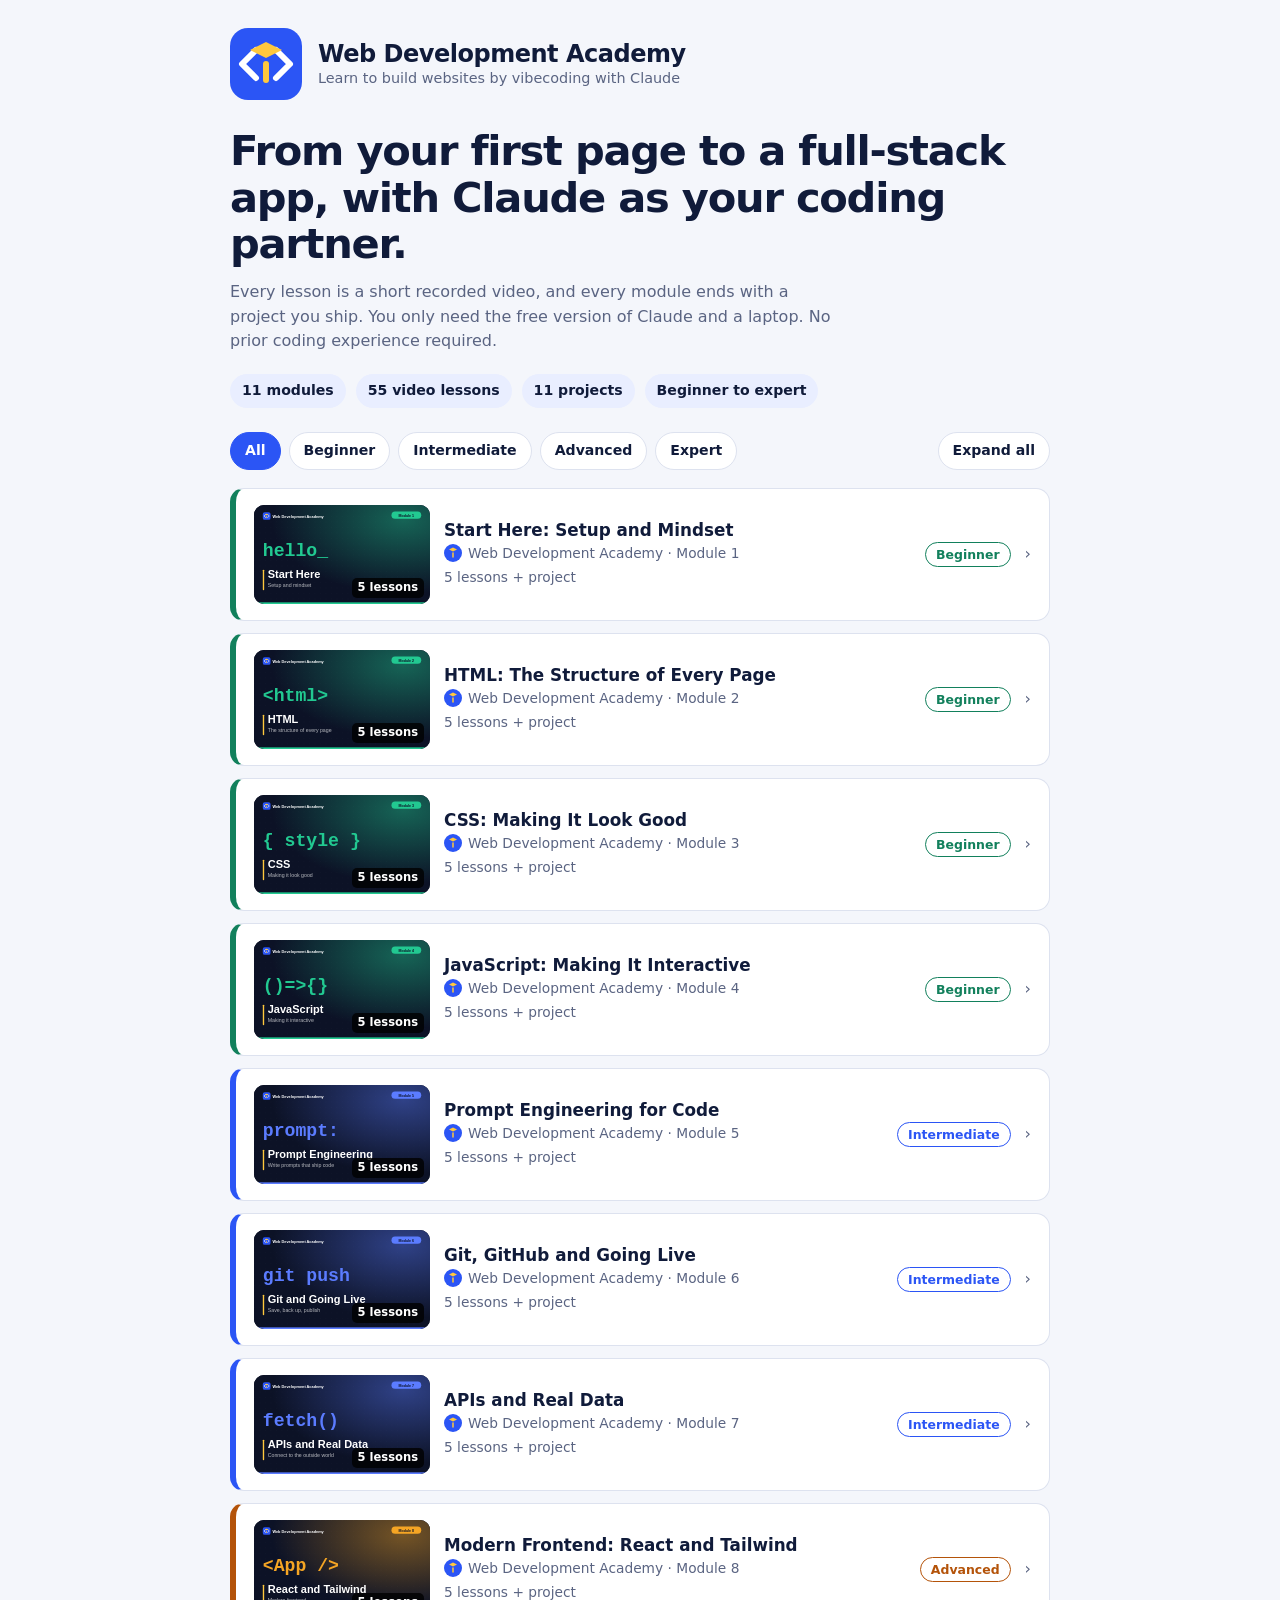
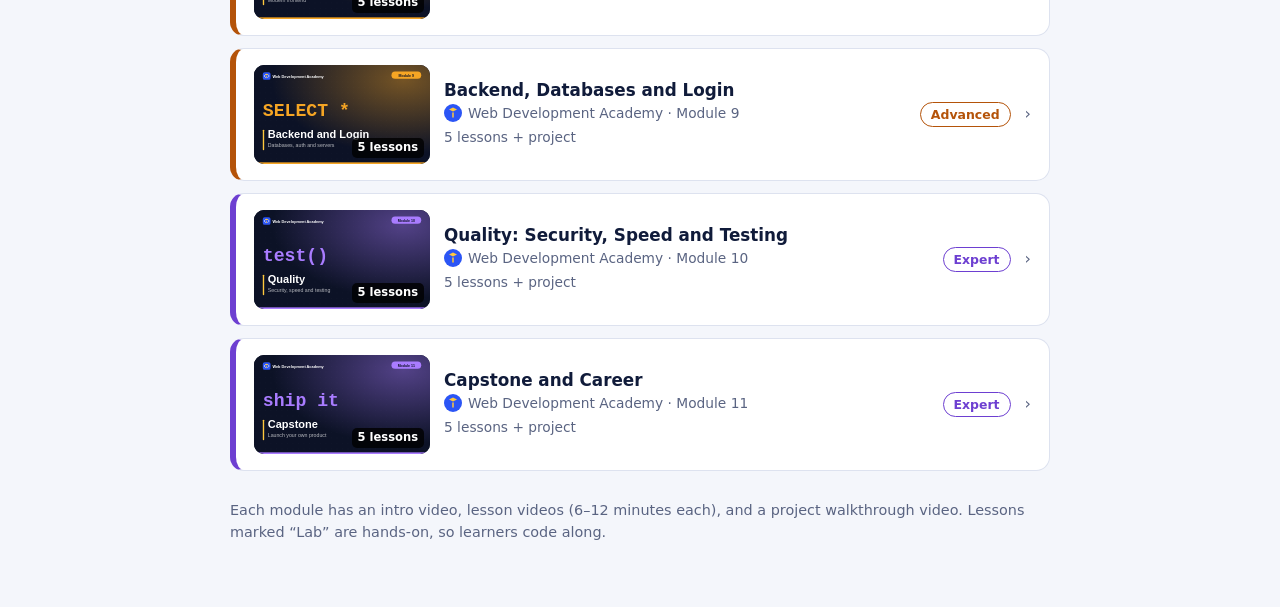
<file: web-development-academy.html>
<!DOCTYPE html>
<html lang="en">
<head>
<meta charset="utf-8">
<meta name="viewport" content="width=device-width, initial-scale=1, viewport-fit=cover">
<title>Web Development Academy – Course Outline</title>
<style>
:root{--bg:#F4F6FB;--surface:#fff;--ink:#101B3A;--muted:#5A6482;--line:#DDE2EF;--blue:#2B55F5;--yellow:#FFC83D;--green:#12805C;--orange:#B45309;--purple:#6D3FD1;--chip:#E9EEFF;--on:#fff;
box-sizing:border-box;padding-top:env(safe-area-inset-top,0px);padding-bottom:env(safe-area-inset-bottom,0px)}
html{scroll-padding-top:env(safe-area-inset-top,0px)}
*{box-sizing:border-box}
body{margin:0;background:var(--bg);color:var(--ink);font:16px/1.55 "Plus Jakarta Sans",system-ui,-apple-system,"Segoe UI",sans-serif}
.wrap{max-width:860px;margin:0 auto;padding:28px 20px 64px}
header{display:flex;align-items:center;gap:16px;margin-bottom:28px;flex-wrap:wrap}
header svg{width:72px;height:72px;flex:none}
.brand{font-size:1.5rem;font-weight:800;line-height:1.1;letter-spacing:-.02em}
.brand small{display:block;font-weight:500;font-size:.9rem;color:var(--muted);letter-spacing:0;margin-top:4px}
h1{font-size:clamp(1.8rem,5vw,2.6rem);line-height:1.12;letter-spacing:-.03em;margin:0 0 12px}
.lede{color:var(--muted);max-width:60ch;margin:0 0 20px}
.stats{display:flex;gap:10px;flex-wrap:wrap;margin-bottom:24px}
.stats span{background:var(--chip);padding:6px 12px;border-radius:99px;font-size:.88rem;font-weight:600}
.bar{display:flex;gap:8px;flex-wrap:wrap;margin-bottom:18px;align-items:center}
.bar button{font:inherit;font-size:.88rem;font-weight:600;border:1.5px solid var(--line);background:var(--surface);color:var(--ink);padding:7px 14px;border-radius:99px;cursor:pointer}
.bar button[aria-pressed="true"]{background:var(--blue);border-color:var(--blue);color:var(--on)}
button:focus-visible,summary:focus-visible{outline:3px solid var(--yellow);outline-offset:2px}
.sp{flex:1}
details.mod{background:var(--surface);border:1px solid var(--line);border-radius:14px;margin-bottom:12px;border-left:6px solid var(--c)}
details.mod[open]{box-shadow:0 6px 24px rgba(16,27,58,.08)}
summary{list-style:none;cursor:pointer;padding:16px 18px;display:grid;grid-template-columns:auto 1fr auto auto;gap:14px;align-items:center}
summary::-webkit-details-marker{display:none}
.num{width:40px;height:40px;border-radius:10px;background:var(--c);color:var(--on);display:grid;place-items:center;font-weight:800}
.mt{font-weight:700;font-size:1.05rem;line-height:1.25}
.ms{color:var(--muted);font-size:.86rem;margin-top:2px}
.lvl{font-size:.78rem;font-weight:700;color:var(--c);border:1.5px solid var(--c);padding:2px 10px;border-radius:99px;white-space:nowrap}
.chev{transition:transform .2s;color:var(--muted)}
details[open] .chev{transform:rotate(90deg)}
.body{padding:0 18px 18px}
.body p{margin:0 0 12px;color:var(--muted);font-size:.95rem}
ol.ls{list-style:none;margin:0;padding:0;counter-reset:l}
ol.ls li{counter-increment:l;display:flex;gap:12px;align-items:flex-start;padding:10px 0;border-top:1px solid var(--line);font-size:.95rem}
ol.ls li::before{content:counter(l);flex:none;width:26px;height:26px;border-radius:50%;background:var(--chip);font-size:.78rem;font-weight:700;display:grid;place-items:center;margin-top:1px}
.tag{margin-left:auto;flex:none;font-size:.74rem;font-weight:700;color:var(--c);background:var(--chip);padding:2px 8px;border-radius:6px}
.proj{margin-top:12px;padding:12px 14px;border-radius:10px;background:var(--chip);font-size:.92rem}
.proj b{color:var(--c)}
.mv{display:flex;gap:8px;align-items:center;font-size:.86rem;color:var(--muted);margin-bottom:10px}
footer{margin-top:28px;color:var(--muted);font-size:.9rem}
@media (max-width:520px){.chev{display:none}}
.th{position:relative;width:176px;aspect-ratio:16/9;border-radius:10px;overflow:hidden;display:block;background:#0C1226}
.th img{width:100%;height:100%;display:block;object-fit:cover}
.th em{position:absolute;right:6px;bottom:6px;background:rgba(0,0,0,.8);color:#fff;font-style:normal;font-size:.72rem;font-weight:700;padding:1px 6px;border-radius:5px}
summary:hover .th img{transform:scale(1.04)}
.th img{transition:transform .25s}
.av{width:18px;height:18px;border-radius:50%;vertical-align:-4px;margin-right:6px}
@media (max-width:520px){summary{grid-template-columns:1fr}.th{width:100%}.lvl{grid-column:1}}
</style>
</head>
<body>
<div class="wrap">
<header>
<svg viewBox="0 0 72 72" role="img" aria-label="Web Development Academy logo"><rect width="72" height="72" rx="18" fill="#2B55F5"/><path d="M26 22 12 36l14 14" fill="none" stroke="#fff" stroke-width="6" stroke-linecap="round" stroke-linejoin="round"/><path d="M46 22l14 14-14 14" fill="none" stroke="#fff" stroke-width="6" stroke-linecap="round" stroke-linejoin="round"/><path d="M36 14 52 22 36 30 20 22Z" fill="#FFC83D"/><rect x="33" y="33" width="6" height="22" rx="3" fill="#FFC83D"/></svg>
<div class="brand">Web Development Academy<small>Learn to build websites by vibecoding with Claude</small></div>
</header>

<h1>From your first page to a full-stack app, with Claude as your coding partner.</h1>
<p class="lede">Every lesson is a short recorded video, and every module ends with a project you ship. You only need the free version of Claude and a laptop. No prior coding experience required.</p>
<div class="stats"><span>11 modules</span><span>55 video lessons</span><span>11 projects</span><span>Beginner to expert</span></div>

<div class="bar" id="bar">
<button data-f="All" aria-pressed="true">All</button>
<button data-f="Beginner" aria-pressed="false">Beginner</button>
<button data-f="Intermediate" aria-pressed="false">Intermediate</button>
<button data-f="Advanced" aria-pressed="false">Advanced</button>
<button data-f="Expert" aria-pressed="false">Expert</button>
<span class="sp"></span>
<button id="tog" aria-pressed="false">Expand all</button>
</div>

<main id="mods"></main>
<footer>Each module has an intro video, lesson videos (6–12 minutes each), and a project walkthrough video. Lessons marked “Lab” are hands-on, so learners code along.</footer>
</div>

<script>
var M=[
["Beginner","var(--green)","Start Here: Setup and Mindset","Understand the web, meet Claude, and get your tools ready.",
["How websites work: browsers, servers and code","What vibecoding is (and what it is not)","Meet Claude free: sign up, limits and how to get the most from each chat","Set up VS Code and your browser DevTools|Lab","Your first prompt: build a Hello World page|Lab"],
"Personal intro page with your name, photo and three facts."],
["Beginner","var(--green)","HTML: The Structure of Every Page","Learn what Claude is writing for you so you can read and fix it.",
["Anatomy of an HTML page","Headings, paragraphs, links and images","Lists, tables and semantic tags","Forms and inputs|Lab","Reading Claude’s code line by line: ask it to explain"],
"Restaurant menu page with a contact form."],
["Beginner","var(--green)","CSS: Making It Look Good","Prompt for style, then tweak it by hand.",
["Describing a design to Claude: colors, fonts and mood","Box model, spacing and layout basics","Flexbox in practice|Lab","CSS Grid in practice|Lab","Responsive design for phones and laptops"],
"Responsive landing page for a small business."],
["Beginner","var(--green)","JavaScript: Making It Interactive","Add behavior: clicks, forms and changing the page live.",
["Variables, functions and events in plain English","Changing the page with the DOM|Lab","Building a form that validates input|Lab","Finding bugs with the browser console","Prompting Claude to add one feature at a time"],
"Working to-do list app."],
["Intermediate","var(--blue)","Prompt Engineering for Code","The skill that separates good vibecoders from frustrated ones.",
["Anatomy of a great coding prompt","Giving Claude context: files, goals and constraints","Iterating: how to ask for changes without breaking things","Debugging with Claude: paste the error, get the fix|Lab","Beating free-plan limits: short chats, summaries and fresh starts"],
"Rebuild your to-do app from scratch using only your best prompts."],
["Intermediate","var(--blue)","Git, GitHub and Going Live","Save your work, back it up and put it on the internet.",
["Why version control matters when AI writes code","Git basics: commit, branch and undo|Lab","Pushing your project to GitHub|Lab","Deploying free with GitHub Pages and Netlify|Lab","Connecting a custom domain"],
"Publish your landing page on a live URL."],
["Intermediate","var(--blue)","APIs and Real Data","Connect your site to the outside world.",
["What an API is and how to read documentation","Fetching data with JavaScript|Lab","Working with JSON","Handling loading states and errors","Saving data in the browser with localStorage"],
"Weather and currency dashboard using free public APIs."],
["Advanced","var(--orange)","Modern Frontend: React and Tailwind","Build bigger interfaces from reusable pieces.",
["Why frameworks exist","Components and props|Lab","State and hooks|Lab","Styling quickly with Tailwind CSS","Pages and navigation with a router"],
"Multi-page portfolio or store front built with React."],
["Advanced","var(--orange)","Backend, Databases and Login","Build the part users never see but always depend on.",
["Servers, Node.js and Express basics","Designing a database with Supabase|Lab","Creating and reading data from your app|Lab","User sign-up and login","Storing files and images"],
"Full-stack notes app where each user has a private account."],
["Expert","var(--purple)","Quality: Security, Speed and Testing","Ship code you can trust, even when AI wrote it.",
["Reviewing AI code: what to question before you trust it","Common security mistakes: exposed keys, bad inputs and open databases","Making your site fast: images, loading and caching","Testing your app by hand and with simple automated tests|Lab","Accessibility and SEO checklist"],
"Audit and fix a flawed app that we supply."],
["Expert","var(--purple)","Capstone and Career","Plan, build and launch a real product, then get paid for it.",
["Planning a product: turning an idea into a feature list","Structuring large projects so Claude never loses the plot","Building the capstone, part 1: foundation|Lab","Building the capstone, part 2: features and polish|Lab","Launch, portfolio and finding your first clients"],
"Capstone: your own full-stack web app, live and shareable."]
];
var TH=["data:image/svg+xml,%3Csvg xmlns=%22http://www.w3.org/2000/svg%22 viewBox=%220 0 1280 720%22 width=%221280%22 height=%22720%22%3E%3Cdefs%3E%3CradialGradient id=%22g%22 cx=%2285%25%22 cy=%2215%25%22 r=%2275%25%22%3E%3Cstop offset=%220%22 stop-color=%22%2322C991%22 stop-opacity=%22.45%22/%3E%3Cstop offset=%221%22 stop-color=%22%2322C991%22 stop-opacity=%220%22/%3E%3C/radialGradient%3E%3Cpattern id=%22d%22 width=%2240%22 height=%2240%22 patternUnits=%22userSpaceOnUse%22%3E%3Ccircle cx=%222%22 cy=%222%22 r=%221.6%22 fill=%22%23fff%22 fill-opacity=%22.08%22/%3E%3C/pattern%3E%3C/defs%3E%3Crect width=%221280%22 height=%22720%22 fill=%22%230C1226%22/%3E%3Crect width=%221280%22 height=%22720%22 fill=%22url%28%23d%29%22/%3E%3Crect width=%221280%22 height=%22720%22 fill=%22url%28%23g%29%22/%3E%3Cg transform=%22translate%2864 52%29 scale%28.78%29%22%3E%3Crect width=%2272%22 height=%2272%22 rx=%2218%22 fill=%22%232B55F5%22/%3E%3Cpath d=%22M26 22 12 36l14 14%22 fill=%22none%22 stroke=%22%23fff%22 stroke-width=%226%22 stroke-linecap=%22round%22 stroke-linejoin=%22round%22/%3E%3Cpath d=%22M46 22l14 14-14 14%22 fill=%22none%22 stroke=%22%23fff%22 stroke-width=%226%22 stroke-linecap=%22round%22 stroke-linejoin=%22round%22/%3E%3Cpath d=%22M36 14 52 22 36 30 20 22Z%22 fill=%22%23FFC83D%22/%3E%3Crect x=%2233%22 y=%2233%22 width=%226%22 height=%2222%22 rx=%223%22 fill=%22%23FFC83D%22/%3E%3C/g%3E%3Ctext x=%22134%22 y=%2292%22 font-family=%22Arial,Helvetica,sans-serif%22 font-size=%2228%22 font-weight=%22700%22 fill=%22%23fff%22%3EWeb Development Academy%3C/text%3E%3Crect x=%221000%22 y=%2248%22 width=%22216%22 height=%2252%22 rx=%2226%22 fill=%22%2322C991%22/%3E%3Ctext x=%221108%22 y=%2284%22 text-anchor=%22middle%22 font-family=%22Arial,Helvetica,sans-serif%22 font-size=%2226%22 font-weight=%22700%22 fill=%22%230C1226%22%3EModule 1%3C/text%3E%3Ctext x=%2264%22 y=%22370%22 font-family=%22'Courier New',monospace%22 font-size=%22132%22 font-weight=%22700%22 fill=%22%2322C991%22%3Ehello_%3C/text%3E%3Crect x=%2264%22 y=%22470%22 width=%2210%22 height=%22150%22 rx=%225%22 fill=%22%23FFC83D%22/%3E%3Ctext x=%22100%22 y=%22530%22 font-family=%22Arial,Helvetica,sans-serif%22 font-size=%2280%22 font-weight=%22800%22 fill=%22%23fff%22%3EStart Here%3C/text%3E%3Ctext x=%22100%22 y=%22598%22 font-family=%22Arial,Helvetica,sans-serif%22 font-size=%2238%22 fill=%22%23fff%22 fill-opacity=%22.7%22%3ESetup and mindset%3C/text%3E%3Crect y=%22708%22 width=%221280%22 height=%2212%22 fill=%22%2322C991%22/%3E%3C/svg%3E", "data:image/svg+xml,%3Csvg xmlns=%22http://www.w3.org/2000/svg%22 viewBox=%220 0 1280 720%22 width=%221280%22 height=%22720%22%3E%3Cdefs%3E%3CradialGradient id=%22g%22 cx=%2285%25%22 cy=%2215%25%22 r=%2275%25%22%3E%3Cstop offset=%220%22 stop-color=%22%2322C991%22 stop-opacity=%22.45%22/%3E%3Cstop offset=%221%22 stop-color=%22%2322C991%22 stop-opacity=%220%22/%3E%3C/radialGradient%3E%3Cpattern id=%22d%22 width=%2240%22 height=%2240%22 patternUnits=%22userSpaceOnUse%22%3E%3Ccircle cx=%222%22 cy=%222%22 r=%221.6%22 fill=%22%23fff%22 fill-opacity=%22.08%22/%3E%3C/pattern%3E%3C/defs%3E%3Crect width=%221280%22 height=%22720%22 fill=%22%230C1226%22/%3E%3Crect width=%221280%22 height=%22720%22 fill=%22url%28%23d%29%22/%3E%3Crect width=%221280%22 height=%22720%22 fill=%22url%28%23g%29%22/%3E%3Cg transform=%22translate%2864 52%29 scale%28.78%29%22%3E%3Crect width=%2272%22 height=%2272%22 rx=%2218%22 fill=%22%232B55F5%22/%3E%3Cpath d=%22M26 22 12 36l14 14%22 fill=%22none%22 stroke=%22%23fff%22 stroke-width=%226%22 stroke-linecap=%22round%22 stroke-linejoin=%22round%22/%3E%3Cpath d=%22M46 22l14 14-14 14%22 fill=%22none%22 stroke=%22%23fff%22 stroke-width=%226%22 stroke-linecap=%22round%22 stroke-linejoin=%22round%22/%3E%3Cpath d=%22M36 14 52 22 36 30 20 22Z%22 fill=%22%23FFC83D%22/%3E%3Crect x=%2233%22 y=%2233%22 width=%226%22 height=%2222%22 rx=%223%22 fill=%22%23FFC83D%22/%3E%3C/g%3E%3Ctext x=%22134%22 y=%2292%22 font-family=%22Arial,Helvetica,sans-serif%22 font-size=%2228%22 font-weight=%22700%22 fill=%22%23fff%22%3EWeb Development Academy%3C/text%3E%3Crect x=%221000%22 y=%2248%22 width=%22216%22 height=%2252%22 rx=%2226%22 fill=%22%2322C991%22/%3E%3Ctext x=%221108%22 y=%2284%22 text-anchor=%22middle%22 font-family=%22Arial,Helvetica,sans-serif%22 font-size=%2226%22 font-weight=%22700%22 fill=%22%230C1226%22%3EModule 2%3C/text%3E%3Ctext x=%2264%22 y=%22370%22 font-family=%22'Courier New',monospace%22 font-size=%22132%22 font-weight=%22700%22 fill=%22%2322C991%22%3E%26lt%3Bhtml%26gt%3B%3C/text%3E%3Crect x=%2264%22 y=%22470%22 width=%2210%22 height=%22150%22 rx=%225%22 fill=%22%23FFC83D%22/%3E%3Ctext x=%22100%22 y=%22530%22 font-family=%22Arial,Helvetica,sans-serif%22 font-size=%2280%22 font-weight=%22800%22 fill=%22%23fff%22%3EHTML%3C/text%3E%3Ctext x=%22100%22 y=%22598%22 font-family=%22Arial,Helvetica,sans-serif%22 font-size=%2238%22 fill=%22%23fff%22 fill-opacity=%22.7%22%3EThe structure of every page%3C/text%3E%3Crect y=%22708%22 width=%221280%22 height=%2212%22 fill=%22%2322C991%22/%3E%3C/svg%3E", "data:image/svg+xml,%3Csvg xmlns=%22http://www.w3.org/2000/svg%22 viewBox=%220 0 1280 720%22 width=%221280%22 height=%22720%22%3E%3Cdefs%3E%3CradialGradient id=%22g%22 cx=%2285%25%22 cy=%2215%25%22 r=%2275%25%22%3E%3Cstop offset=%220%22 stop-color=%22%2322C991%22 stop-opacity=%22.45%22/%3E%3Cstop offset=%221%22 stop-color=%22%2322C991%22 stop-opacity=%220%22/%3E%3C/radialGradient%3E%3Cpattern id=%22d%22 width=%2240%22 height=%2240%22 patternUnits=%22userSpaceOnUse%22%3E%3Ccircle cx=%222%22 cy=%222%22 r=%221.6%22 fill=%22%23fff%22 fill-opacity=%22.08%22/%3E%3C/pattern%3E%3C/defs%3E%3Crect width=%221280%22 height=%22720%22 fill=%22%230C1226%22/%3E%3Crect width=%221280%22 height=%22720%22 fill=%22url%28%23d%29%22/%3E%3Crect width=%221280%22 height=%22720%22 fill=%22url%28%23g%29%22/%3E%3Cg transform=%22translate%2864 52%29 scale%28.78%29%22%3E%3Crect width=%2272%22 height=%2272%22 rx=%2218%22 fill=%22%232B55F5%22/%3E%3Cpath d=%22M26 22 12 36l14 14%22 fill=%22none%22 stroke=%22%23fff%22 stroke-width=%226%22 stroke-linecap=%22round%22 stroke-linejoin=%22round%22/%3E%3Cpath d=%22M46 22l14 14-14 14%22 fill=%22none%22 stroke=%22%23fff%22 stroke-width=%226%22 stroke-linecap=%22round%22 stroke-linejoin=%22round%22/%3E%3Cpath d=%22M36 14 52 22 36 30 20 22Z%22 fill=%22%23FFC83D%22/%3E%3Crect x=%2233%22 y=%2233%22 width=%226%22 height=%2222%22 rx=%223%22 fill=%22%23FFC83D%22/%3E%3C/g%3E%3Ctext x=%22134%22 y=%2292%22 font-family=%22Arial,Helvetica,sans-serif%22 font-size=%2228%22 font-weight=%22700%22 fill=%22%23fff%22%3EWeb Development Academy%3C/text%3E%3Crect x=%221000%22 y=%2248%22 width=%22216%22 height=%2252%22 rx=%2226%22 fill=%22%2322C991%22/%3E%3Ctext x=%221108%22 y=%2284%22 text-anchor=%22middle%22 font-family=%22Arial,Helvetica,sans-serif%22 font-size=%2226%22 font-weight=%22700%22 fill=%22%230C1226%22%3EModule 3%3C/text%3E%3Ctext x=%2264%22 y=%22370%22 font-family=%22'Courier New',monospace%22 font-size=%22132%22 font-weight=%22700%22 fill=%22%2322C991%22%3E%7B style %7D%3C/text%3E%3Crect x=%2264%22 y=%22470%22 width=%2210%22 height=%22150%22 rx=%225%22 fill=%22%23FFC83D%22/%3E%3Ctext x=%22100%22 y=%22530%22 font-family=%22Arial,Helvetica,sans-serif%22 font-size=%2280%22 font-weight=%22800%22 fill=%22%23fff%22%3ECSS%3C/text%3E%3Ctext x=%22100%22 y=%22598%22 font-family=%22Arial,Helvetica,sans-serif%22 font-size=%2238%22 fill=%22%23fff%22 fill-opacity=%22.7%22%3EMaking it look good%3C/text%3E%3Crect y=%22708%22 width=%221280%22 height=%2212%22 fill=%22%2322C991%22/%3E%3C/svg%3E", "data:image/svg+xml,%3Csvg xmlns=%22http://www.w3.org/2000/svg%22 viewBox=%220 0 1280 720%22 width=%221280%22 height=%22720%22%3E%3Cdefs%3E%3CradialGradient id=%22g%22 cx=%2285%25%22 cy=%2215%25%22 r=%2275%25%22%3E%3Cstop offset=%220%22 stop-color=%22%2322C991%22 stop-opacity=%22.45%22/%3E%3Cstop offset=%221%22 stop-color=%22%2322C991%22 stop-opacity=%220%22/%3E%3C/radialGradient%3E%3Cpattern id=%22d%22 width=%2240%22 height=%2240%22 patternUnits=%22userSpaceOnUse%22%3E%3Ccircle cx=%222%22 cy=%222%22 r=%221.6%22 fill=%22%23fff%22 fill-opacity=%22.08%22/%3E%3C/pattern%3E%3C/defs%3E%3Crect width=%221280%22 height=%22720%22 fill=%22%230C1226%22/%3E%3Crect width=%221280%22 height=%22720%22 fill=%22url%28%23d%29%22/%3E%3Crect width=%221280%22 height=%22720%22 fill=%22url%28%23g%29%22/%3E%3Cg transform=%22translate%2864 52%29 scale%28.78%29%22%3E%3Crect width=%2272%22 height=%2272%22 rx=%2218%22 fill=%22%232B55F5%22/%3E%3Cpath d=%22M26 22 12 36l14 14%22 fill=%22none%22 stroke=%22%23fff%22 stroke-width=%226%22 stroke-linecap=%22round%22 stroke-linejoin=%22round%22/%3E%3Cpath d=%22M46 22l14 14-14 14%22 fill=%22none%22 stroke=%22%23fff%22 stroke-width=%226%22 stroke-linecap=%22round%22 stroke-linejoin=%22round%22/%3E%3Cpath d=%22M36 14 52 22 36 30 20 22Z%22 fill=%22%23FFC83D%22/%3E%3Crect x=%2233%22 y=%2233%22 width=%226%22 height=%2222%22 rx=%223%22 fill=%22%23FFC83D%22/%3E%3C/g%3E%3Ctext x=%22134%22 y=%2292%22 font-family=%22Arial,Helvetica,sans-serif%22 font-size=%2228%22 font-weight=%22700%22 fill=%22%23fff%22%3EWeb Development Academy%3C/text%3E%3Crect x=%221000%22 y=%2248%22 width=%22216%22 height=%2252%22 rx=%2226%22 fill=%22%2322C991%22/%3E%3Ctext x=%221108%22 y=%2284%22 text-anchor=%22middle%22 font-family=%22Arial,Helvetica,sans-serif%22 font-size=%2226%22 font-weight=%22700%22 fill=%22%230C1226%22%3EModule 4%3C/text%3E%3Ctext x=%2264%22 y=%22370%22 font-family=%22'Courier New',monospace%22 font-size=%22132%22 font-weight=%22700%22 fill=%22%2322C991%22%3E%28%29=%26gt%3B%7B%7D%3C/text%3E%3Crect x=%2264%22 y=%22470%22 width=%2210%22 height=%22150%22 rx=%225%22 fill=%22%23FFC83D%22/%3E%3Ctext x=%22100%22 y=%22530%22 font-family=%22Arial,Helvetica,sans-serif%22 font-size=%2280%22 font-weight=%22800%22 fill=%22%23fff%22%3EJavaScript%3C/text%3E%3Ctext x=%22100%22 y=%22598%22 font-family=%22Arial,Helvetica,sans-serif%22 font-size=%2238%22 fill=%22%23fff%22 fill-opacity=%22.7%22%3EMaking it interactive%3C/text%3E%3Crect y=%22708%22 width=%221280%22 height=%2212%22 fill=%22%2322C991%22/%3E%3C/svg%3E", "data:image/svg+xml,%3Csvg xmlns=%22http://www.w3.org/2000/svg%22 viewBox=%220 0 1280 720%22 width=%221280%22 height=%22720%22%3E%3Cdefs%3E%3CradialGradient id=%22g%22 cx=%2285%25%22 cy=%2215%25%22 r=%2275%25%22%3E%3Cstop offset=%220%22 stop-color=%22%235B7CFF%22 stop-opacity=%22.45%22/%3E%3Cstop offset=%221%22 stop-color=%22%235B7CFF%22 stop-opacity=%220%22/%3E%3C/radialGradient%3E%3Cpattern id=%22d%22 width=%2240%22 height=%2240%22 patternUnits=%22userSpaceOnUse%22%3E%3Ccircle cx=%222%22 cy=%222%22 r=%221.6%22 fill=%22%23fff%22 fill-opacity=%22.08%22/%3E%3C/pattern%3E%3C/defs%3E%3Crect width=%221280%22 height=%22720%22 fill=%22%230C1226%22/%3E%3Crect width=%221280%22 height=%22720%22 fill=%22url%28%23d%29%22/%3E%3Crect width=%221280%22 height=%22720%22 fill=%22url%28%23g%29%22/%3E%3Cg transform=%22translate%2864 52%29 scale%28.78%29%22%3E%3Crect width=%2272%22 height=%2272%22 rx=%2218%22 fill=%22%232B55F5%22/%3E%3Cpath d=%22M26 22 12 36l14 14%22 fill=%22none%22 stroke=%22%23fff%22 stroke-width=%226%22 stroke-linecap=%22round%22 stroke-linejoin=%22round%22/%3E%3Cpath d=%22M46 22l14 14-14 14%22 fill=%22none%22 stroke=%22%23fff%22 stroke-width=%226%22 stroke-linecap=%22round%22 stroke-linejoin=%22round%22/%3E%3Cpath d=%22M36 14 52 22 36 30 20 22Z%22 fill=%22%23FFC83D%22/%3E%3Crect x=%2233%22 y=%2233%22 width=%226%22 height=%2222%22 rx=%223%22 fill=%22%23FFC83D%22/%3E%3C/g%3E%3Ctext x=%22134%22 y=%2292%22 font-family=%22Arial,Helvetica,sans-serif%22 font-size=%2228%22 font-weight=%22700%22 fill=%22%23fff%22%3EWeb Development Academy%3C/text%3E%3Crect x=%221000%22 y=%2248%22 width=%22216%22 height=%2252%22 rx=%2226%22 fill=%22%235B7CFF%22/%3E%3Ctext x=%221108%22 y=%2284%22 text-anchor=%22middle%22 font-family=%22Arial,Helvetica,sans-serif%22 font-size=%2226%22 font-weight=%22700%22 fill=%22%230C1226%22%3EModule 5%3C/text%3E%3Ctext x=%2264%22 y=%22370%22 font-family=%22'Courier New',monospace%22 font-size=%22132%22 font-weight=%22700%22 fill=%22%235B7CFF%22%3Eprompt:%3C/text%3E%3Crect x=%2264%22 y=%22470%22 width=%2210%22 height=%22150%22 rx=%225%22 fill=%22%23FFC83D%22/%3E%3Ctext x=%22100%22 y=%22530%22 font-family=%22Arial,Helvetica,sans-serif%22 font-size=%2280%22 font-weight=%22800%22 fill=%22%23fff%22%3EPrompt Engineering%3C/text%3E%3Ctext x=%22100%22 y=%22598%22 font-family=%22Arial,Helvetica,sans-serif%22 font-size=%2238%22 fill=%22%23fff%22 fill-opacity=%22.7%22%3EWrite prompts that ship code%3C/text%3E%3Crect y=%22708%22 width=%221280%22 height=%2212%22 fill=%22%235B7CFF%22/%3E%3C/svg%3E", "data:image/svg+xml,%3Csvg xmlns=%22http://www.w3.org/2000/svg%22 viewBox=%220 0 1280 720%22 width=%221280%22 height=%22720%22%3E%3Cdefs%3E%3CradialGradient id=%22g%22 cx=%2285%25%22 cy=%2215%25%22 r=%2275%25%22%3E%3Cstop offset=%220%22 stop-color=%22%235B7CFF%22 stop-opacity=%22.45%22/%3E%3Cstop offset=%221%22 stop-color=%22%235B7CFF%22 stop-opacity=%220%22/%3E%3C/radialGradient%3E%3Cpattern id=%22d%22 width=%2240%22 height=%2240%22 patternUnits=%22userSpaceOnUse%22%3E%3Ccircle cx=%222%22 cy=%222%22 r=%221.6%22 fill=%22%23fff%22 fill-opacity=%22.08%22/%3E%3C/pattern%3E%3C/defs%3E%3Crect width=%221280%22 height=%22720%22 fill=%22%230C1226%22/%3E%3Crect width=%221280%22 height=%22720%22 fill=%22url%28%23d%29%22/%3E%3Crect width=%221280%22 height=%22720%22 fill=%22url%28%23g%29%22/%3E%3Cg transform=%22translate%2864 52%29 scale%28.78%29%22%3E%3Crect width=%2272%22 height=%2272%22 rx=%2218%22 fill=%22%232B55F5%22/%3E%3Cpath d=%22M26 22 12 36l14 14%22 fill=%22none%22 stroke=%22%23fff%22 stroke-width=%226%22 stroke-linecap=%22round%22 stroke-linejoin=%22round%22/%3E%3Cpath d=%22M46 22l14 14-14 14%22 fill=%22none%22 stroke=%22%23fff%22 stroke-width=%226%22 stroke-linecap=%22round%22 stroke-linejoin=%22round%22/%3E%3Cpath d=%22M36 14 52 22 36 30 20 22Z%22 fill=%22%23FFC83D%22/%3E%3Crect x=%2233%22 y=%2233%22 width=%226%22 height=%2222%22 rx=%223%22 fill=%22%23FFC83D%22/%3E%3C/g%3E%3Ctext x=%22134%22 y=%2292%22 font-family=%22Arial,Helvetica,sans-serif%22 font-size=%2228%22 font-weight=%22700%22 fill=%22%23fff%22%3EWeb Development Academy%3C/text%3E%3Crect x=%221000%22 y=%2248%22 width=%22216%22 height=%2252%22 rx=%2226%22 fill=%22%235B7CFF%22/%3E%3Ctext x=%221108%22 y=%2284%22 text-anchor=%22middle%22 font-family=%22Arial,Helvetica,sans-serif%22 font-size=%2226%22 font-weight=%22700%22 fill=%22%230C1226%22%3EModule 6%3C/text%3E%3Ctext x=%2264%22 y=%22370%22 font-family=%22'Courier New',monospace%22 font-size=%22132%22 font-weight=%22700%22 fill=%22%235B7CFF%22%3Egit push%3C/text%3E%3Crect x=%2264%22 y=%22470%22 width=%2210%22 height=%22150%22 rx=%225%22 fill=%22%23FFC83D%22/%3E%3Ctext x=%22100%22 y=%22530%22 font-family=%22Arial,Helvetica,sans-serif%22 font-size=%2280%22 font-weight=%22800%22 fill=%22%23fff%22%3EGit and Going Live%3C/text%3E%3Ctext x=%22100%22 y=%22598%22 font-family=%22Arial,Helvetica,sans-serif%22 font-size=%2238%22 fill=%22%23fff%22 fill-opacity=%22.7%22%3ESave, back up, publish%3C/text%3E%3Crect y=%22708%22 width=%221280%22 height=%2212%22 fill=%22%235B7CFF%22/%3E%3C/svg%3E", "data:image/svg+xml,%3Csvg xmlns=%22http://www.w3.org/2000/svg%22 viewBox=%220 0 1280 720%22 width=%221280%22 height=%22720%22%3E%3Cdefs%3E%3CradialGradient id=%22g%22 cx=%2285%25%22 cy=%2215%25%22 r=%2275%25%22%3E%3Cstop offset=%220%22 stop-color=%22%235B7CFF%22 stop-opacity=%22.45%22/%3E%3Cstop offset=%221%22 stop-color=%22%235B7CFF%22 stop-opacity=%220%22/%3E%3C/radialGradient%3E%3Cpattern id=%22d%22 width=%2240%22 height=%2240%22 patternUnits=%22userSpaceOnUse%22%3E%3Ccircle cx=%222%22 cy=%222%22 r=%221.6%22 fill=%22%23fff%22 fill-opacity=%22.08%22/%3E%3C/pattern%3E%3C/defs%3E%3Crect width=%221280%22 height=%22720%22 fill=%22%230C1226%22/%3E%3Crect width=%221280%22 height=%22720%22 fill=%22url%28%23d%29%22/%3E%3Crect width=%221280%22 height=%22720%22 fill=%22url%28%23g%29%22/%3E%3Cg transform=%22translate%2864 52%29 scale%28.78%29%22%3E%3Crect width=%2272%22 height=%2272%22 rx=%2218%22 fill=%22%232B55F5%22/%3E%3Cpath d=%22M26 22 12 36l14 14%22 fill=%22none%22 stroke=%22%23fff%22 stroke-width=%226%22 stroke-linecap=%22round%22 stroke-linejoin=%22round%22/%3E%3Cpath d=%22M46 22l14 14-14 14%22 fill=%22none%22 stroke=%22%23fff%22 stroke-width=%226%22 stroke-linecap=%22round%22 stroke-linejoin=%22round%22/%3E%3Cpath d=%22M36 14 52 22 36 30 20 22Z%22 fill=%22%23FFC83D%22/%3E%3Crect x=%2233%22 y=%2233%22 width=%226%22 height=%2222%22 rx=%223%22 fill=%22%23FFC83D%22/%3E%3C/g%3E%3Ctext x=%22134%22 y=%2292%22 font-family=%22Arial,Helvetica,sans-serif%22 font-size=%2228%22 font-weight=%22700%22 fill=%22%23fff%22%3EWeb Development Academy%3C/text%3E%3Crect x=%221000%22 y=%2248%22 width=%22216%22 height=%2252%22 rx=%2226%22 fill=%22%235B7CFF%22/%3E%3Ctext x=%221108%22 y=%2284%22 text-anchor=%22middle%22 font-family=%22Arial,Helvetica,sans-serif%22 font-size=%2226%22 font-weight=%22700%22 fill=%22%230C1226%22%3EModule 7%3C/text%3E%3Ctext x=%2264%22 y=%22370%22 font-family=%22'Courier New',monospace%22 font-size=%22132%22 font-weight=%22700%22 fill=%22%235B7CFF%22%3Efetch%28%29%3C/text%3E%3Crect x=%2264%22 y=%22470%22 width=%2210%22 height=%22150%22 rx=%225%22 fill=%22%23FFC83D%22/%3E%3Ctext x=%22100%22 y=%22530%22 font-family=%22Arial,Helvetica,sans-serif%22 font-size=%2280%22 font-weight=%22800%22 fill=%22%23fff%22%3EAPIs and Real Data%3C/text%3E%3Ctext x=%22100%22 y=%22598%22 font-family=%22Arial,Helvetica,sans-serif%22 font-size=%2238%22 fill=%22%23fff%22 fill-opacity=%22.7%22%3EConnect to the outside world%3C/text%3E%3Crect y=%22708%22 width=%221280%22 height=%2212%22 fill=%22%235B7CFF%22/%3E%3C/svg%3E", "data:image/svg+xml,%3Csvg xmlns=%22http://www.w3.org/2000/svg%22 viewBox=%220 0 1280 720%22 width=%221280%22 height=%22720%22%3E%3Cdefs%3E%3CradialGradient id=%22g%22 cx=%2285%25%22 cy=%2215%25%22 r=%2275%25%22%3E%3Cstop offset=%220%22 stop-color=%22%23F5A524%22 stop-opacity=%22.45%22/%3E%3Cstop offset=%221%22 stop-color=%22%23F5A524%22 stop-opacity=%220%22/%3E%3C/radialGradient%3E%3Cpattern id=%22d%22 width=%2240%22 height=%2240%22 patternUnits=%22userSpaceOnUse%22%3E%3Ccircle cx=%222%22 cy=%222%22 r=%221.6%22 fill=%22%23fff%22 fill-opacity=%22.08%22/%3E%3C/pattern%3E%3C/defs%3E%3Crect width=%221280%22 height=%22720%22 fill=%22%230C1226%22/%3E%3Crect width=%221280%22 height=%22720%22 fill=%22url%28%23d%29%22/%3E%3Crect width=%221280%22 height=%22720%22 fill=%22url%28%23g%29%22/%3E%3Cg transform=%22translate%2864 52%29 scale%28.78%29%22%3E%3Crect width=%2272%22 height=%2272%22 rx=%2218%22 fill=%22%232B55F5%22/%3E%3Cpath d=%22M26 22 12 36l14 14%22 fill=%22none%22 stroke=%22%23fff%22 stroke-width=%226%22 stroke-linecap=%22round%22 stroke-linejoin=%22round%22/%3E%3Cpath d=%22M46 22l14 14-14 14%22 fill=%22none%22 stroke=%22%23fff%22 stroke-width=%226%22 stroke-linecap=%22round%22 stroke-linejoin=%22round%22/%3E%3Cpath d=%22M36 14 52 22 36 30 20 22Z%22 fill=%22%23FFC83D%22/%3E%3Crect x=%2233%22 y=%2233%22 width=%226%22 height=%2222%22 rx=%223%22 fill=%22%23FFC83D%22/%3E%3C/g%3E%3Ctext x=%22134%22 y=%2292%22 font-family=%22Arial,Helvetica,sans-serif%22 font-size=%2228%22 font-weight=%22700%22 fill=%22%23fff%22%3EWeb Development Academy%3C/text%3E%3Crect x=%221000%22 y=%2248%22 width=%22216%22 height=%2252%22 rx=%2226%22 fill=%22%23F5A524%22/%3E%3Ctext x=%221108%22 y=%2284%22 text-anchor=%22middle%22 font-family=%22Arial,Helvetica,sans-serif%22 font-size=%2226%22 font-weight=%22700%22 fill=%22%230C1226%22%3EModule 8%3C/text%3E%3Ctext x=%2264%22 y=%22370%22 font-family=%22'Courier New',monospace%22 font-size=%22132%22 font-weight=%22700%22 fill=%22%23F5A524%22%3E%26lt%3BApp /%26gt%3B%3C/text%3E%3Crect x=%2264%22 y=%22470%22 width=%2210%22 height=%22150%22 rx=%225%22 fill=%22%23FFC83D%22/%3E%3Ctext x=%22100%22 y=%22530%22 font-family=%22Arial,Helvetica,sans-serif%22 font-size=%2280%22 font-weight=%22800%22 fill=%22%23fff%22%3EReact and Tailwind%3C/text%3E%3Ctext x=%22100%22 y=%22598%22 font-family=%22Arial,Helvetica,sans-serif%22 font-size=%2238%22 fill=%22%23fff%22 fill-opacity=%22.7%22%3EModern frontend%3C/text%3E%3Crect y=%22708%22 width=%221280%22 height=%2212%22 fill=%22%23F5A524%22/%3E%3C/svg%3E", "data:image/svg+xml,%3Csvg xmlns=%22http://www.w3.org/2000/svg%22 viewBox=%220 0 1280 720%22 width=%221280%22 height=%22720%22%3E%3Cdefs%3E%3CradialGradient id=%22g%22 cx=%2285%25%22 cy=%2215%25%22 r=%2275%25%22%3E%3Cstop offset=%220%22 stop-color=%22%23F5A524%22 stop-opacity=%22.45%22/%3E%3Cstop offset=%221%22 stop-color=%22%23F5A524%22 stop-opacity=%220%22/%3E%3C/radialGradient%3E%3Cpattern id=%22d%22 width=%2240%22 height=%2240%22 patternUnits=%22userSpaceOnUse%22%3E%3Ccircle cx=%222%22 cy=%222%22 r=%221.6%22 fill=%22%23fff%22 fill-opacity=%22.08%22/%3E%3C/pattern%3E%3C/defs%3E%3Crect width=%221280%22 height=%22720%22 fill=%22%230C1226%22/%3E%3Crect width=%221280%22 height=%22720%22 fill=%22url%28%23d%29%22/%3E%3Crect width=%221280%22 height=%22720%22 fill=%22url%28%23g%29%22/%3E%3Cg transform=%22translate%2864 52%29 scale%28.78%29%22%3E%3Crect width=%2272%22 height=%2272%22 rx=%2218%22 fill=%22%232B55F5%22/%3E%3Cpath d=%22M26 22 12 36l14 14%22 fill=%22none%22 stroke=%22%23fff%22 stroke-width=%226%22 stroke-linecap=%22round%22 stroke-linejoin=%22round%22/%3E%3Cpath d=%22M46 22l14 14-14 14%22 fill=%22none%22 stroke=%22%23fff%22 stroke-width=%226%22 stroke-linecap=%22round%22 stroke-linejoin=%22round%22/%3E%3Cpath d=%22M36 14 52 22 36 30 20 22Z%22 fill=%22%23FFC83D%22/%3E%3Crect x=%2233%22 y=%2233%22 width=%226%22 height=%2222%22 rx=%223%22 fill=%22%23FFC83D%22/%3E%3C/g%3E%3Ctext x=%22134%22 y=%2292%22 font-family=%22Arial,Helvetica,sans-serif%22 font-size=%2228%22 font-weight=%22700%22 fill=%22%23fff%22%3EWeb Development Academy%3C/text%3E%3Crect x=%221000%22 y=%2248%22 width=%22216%22 height=%2252%22 rx=%2226%22 fill=%22%23F5A524%22/%3E%3Ctext x=%221108%22 y=%2284%22 text-anchor=%22middle%22 font-family=%22Arial,Helvetica,sans-serif%22 font-size=%2226%22 font-weight=%22700%22 fill=%22%230C1226%22%3EModule 9%3C/text%3E%3Ctext x=%2264%22 y=%22370%22 font-family=%22'Courier New',monospace%22 font-size=%22132%22 font-weight=%22700%22 fill=%22%23F5A524%22%3ESELECT %2A%3C/text%3E%3Crect x=%2264%22 y=%22470%22 width=%2210%22 height=%22150%22 rx=%225%22 fill=%22%23FFC83D%22/%3E%3Ctext x=%22100%22 y=%22530%22 font-family=%22Arial,Helvetica,sans-serif%22 font-size=%2280%22 font-weight=%22800%22 fill=%22%23fff%22%3EBackend and Login%3C/text%3E%3Ctext x=%22100%22 y=%22598%22 font-family=%22Arial,Helvetica,sans-serif%22 font-size=%2238%22 fill=%22%23fff%22 fill-opacity=%22.7%22%3EDatabases, auth and servers%3C/text%3E%3Crect y=%22708%22 width=%221280%22 height=%2212%22 fill=%22%23F5A524%22/%3E%3C/svg%3E", "data:image/svg+xml,%3Csvg xmlns=%22http://www.w3.org/2000/svg%22 viewBox=%220 0 1280 720%22 width=%221280%22 height=%22720%22%3E%3Cdefs%3E%3CradialGradient id=%22g%22 cx=%2285%25%22 cy=%2215%25%22 r=%2275%25%22%3E%3Cstop offset=%220%22 stop-color=%22%23A97CFF%22 stop-opacity=%22.45%22/%3E%3Cstop offset=%221%22 stop-color=%22%23A97CFF%22 stop-opacity=%220%22/%3E%3C/radialGradient%3E%3Cpattern id=%22d%22 width=%2240%22 height=%2240%22 patternUnits=%22userSpaceOnUse%22%3E%3Ccircle cx=%222%22 cy=%222%22 r=%221.6%22 fill=%22%23fff%22 fill-opacity=%22.08%22/%3E%3C/pattern%3E%3C/defs%3E%3Crect width=%221280%22 height=%22720%22 fill=%22%230C1226%22/%3E%3Crect width=%221280%22 height=%22720%22 fill=%22url%28%23d%29%22/%3E%3Crect width=%221280%22 height=%22720%22 fill=%22url%28%23g%29%22/%3E%3Cg transform=%22translate%2864 52%29 scale%28.78%29%22%3E%3Crect width=%2272%22 height=%2272%22 rx=%2218%22 fill=%22%232B55F5%22/%3E%3Cpath d=%22M26 22 12 36l14 14%22 fill=%22none%22 stroke=%22%23fff%22 stroke-width=%226%22 stroke-linecap=%22round%22 stroke-linejoin=%22round%22/%3E%3Cpath d=%22M46 22l14 14-14 14%22 fill=%22none%22 stroke=%22%23fff%22 stroke-width=%226%22 stroke-linecap=%22round%22 stroke-linejoin=%22round%22/%3E%3Cpath d=%22M36 14 52 22 36 30 20 22Z%22 fill=%22%23FFC83D%22/%3E%3Crect x=%2233%22 y=%2233%22 width=%226%22 height=%2222%22 rx=%223%22 fill=%22%23FFC83D%22/%3E%3C/g%3E%3Ctext x=%22134%22 y=%2292%22 font-family=%22Arial,Helvetica,sans-serif%22 font-size=%2228%22 font-weight=%22700%22 fill=%22%23fff%22%3EWeb Development Academy%3C/text%3E%3Crect x=%221000%22 y=%2248%22 width=%22216%22 height=%2252%22 rx=%2226%22 fill=%22%23A97CFF%22/%3E%3Ctext x=%221108%22 y=%2284%22 text-anchor=%22middle%22 font-family=%22Arial,Helvetica,sans-serif%22 font-size=%2226%22 font-weight=%22700%22 fill=%22%230C1226%22%3EModule 10%3C/text%3E%3Ctext x=%2264%22 y=%22370%22 font-family=%22'Courier New',monospace%22 font-size=%22132%22 font-weight=%22700%22 fill=%22%23A97CFF%22%3Etest%28%29%3C/text%3E%3Crect x=%2264%22 y=%22470%22 width=%2210%22 height=%22150%22 rx=%225%22 fill=%22%23FFC83D%22/%3E%3Ctext x=%22100%22 y=%22530%22 font-family=%22Arial,Helvetica,sans-serif%22 font-size=%2280%22 font-weight=%22800%22 fill=%22%23fff%22%3EQuality%3C/text%3E%3Ctext x=%22100%22 y=%22598%22 font-family=%22Arial,Helvetica,sans-serif%22 font-size=%2238%22 fill=%22%23fff%22 fill-opacity=%22.7%22%3ESecurity, speed and testing%3C/text%3E%3Crect y=%22708%22 width=%221280%22 height=%2212%22 fill=%22%23A97CFF%22/%3E%3C/svg%3E", "data:image/svg+xml,%3Csvg xmlns=%22http://www.w3.org/2000/svg%22 viewBox=%220 0 1280 720%22 width=%221280%22 height=%22720%22%3E%3Cdefs%3E%3CradialGradient id=%22g%22 cx=%2285%25%22 cy=%2215%25%22 r=%2275%25%22%3E%3Cstop offset=%220%22 stop-color=%22%23A97CFF%22 stop-opacity=%22.45%22/%3E%3Cstop offset=%221%22 stop-color=%22%23A97CFF%22 stop-opacity=%220%22/%3E%3C/radialGradient%3E%3Cpattern id=%22d%22 width=%2240%22 height=%2240%22 patternUnits=%22userSpaceOnUse%22%3E%3Ccircle cx=%222%22 cy=%222%22 r=%221.6%22 fill=%22%23fff%22 fill-opacity=%22.08%22/%3E%3C/pattern%3E%3C/defs%3E%3Crect width=%221280%22 height=%22720%22 fill=%22%230C1226%22/%3E%3Crect width=%221280%22 height=%22720%22 fill=%22url%28%23d%29%22/%3E%3Crect width=%221280%22 height=%22720%22 fill=%22url%28%23g%29%22/%3E%3Cg transform=%22translate%2864 52%29 scale%28.78%29%22%3E%3Crect width=%2272%22 height=%2272%22 rx=%2218%22 fill=%22%232B55F5%22/%3E%3Cpath d=%22M26 22 12 36l14 14%22 fill=%22none%22 stroke=%22%23fff%22 stroke-width=%226%22 stroke-linecap=%22round%22 stroke-linejoin=%22round%22/%3E%3Cpath d=%22M46 22l14 14-14 14%22 fill=%22none%22 stroke=%22%23fff%22 stroke-width=%226%22 stroke-linecap=%22round%22 stroke-linejoin=%22round%22/%3E%3Cpath d=%22M36 14 52 22 36 30 20 22Z%22 fill=%22%23FFC83D%22/%3E%3Crect x=%2233%22 y=%2233%22 width=%226%22 height=%2222%22 rx=%223%22 fill=%22%23FFC83D%22/%3E%3C/g%3E%3Ctext x=%22134%22 y=%2292%22 font-family=%22Arial,Helvetica,sans-serif%22 font-size=%2228%22 font-weight=%22700%22 fill=%22%23fff%22%3EWeb Development Academy%3C/text%3E%3Crect x=%221000%22 y=%2248%22 width=%22216%22 height=%2252%22 rx=%2226%22 fill=%22%23A97CFF%22/%3E%3Ctext x=%221108%22 y=%2284%22 text-anchor=%22middle%22 font-family=%22Arial,Helvetica,sans-serif%22 font-size=%2226%22 font-weight=%22700%22 fill=%22%230C1226%22%3EModule 11%3C/text%3E%3Ctext x=%2264%22 y=%22370%22 font-family=%22'Courier New',monospace%22 font-size=%22132%22 font-weight=%22700%22 fill=%22%23A97CFF%22%3Eship it%3C/text%3E%3Crect x=%2264%22 y=%22470%22 width=%2210%22 height=%22150%22 rx=%225%22 fill=%22%23FFC83D%22/%3E%3Ctext x=%22100%22 y=%22530%22 font-family=%22Arial,Helvetica,sans-serif%22 font-size=%2280%22 font-weight=%22800%22 fill=%22%23fff%22%3ECapstone%3C/text%3E%3Ctext x=%22100%22 y=%22598%22 font-family=%22Arial,Helvetica,sans-serif%22 font-size=%2238%22 fill=%22%23fff%22 fill-opacity=%22.7%22%3ELaunch your own product%3C/text%3E%3Crect y=%22708%22 width=%221280%22 height=%2212%22 fill=%22%23A97CFF%22/%3E%3C/svg%3E"];
var root=document.getElementById("mods");
M.forEach(function(m,i){
var d=document.createElement("details");d.className="mod";d.dataset.l=m[0];d.style.setProperty("--c",m[1]);
var ls=m[4].map(function(x){var p=x.split("|");return "<li><span>"+p[0]+"</span>"+(p[1]?'<span class="tag">'+p[1]+"</span>":"")+"</li>"}).join("");
d.innerHTML='<summary><span class="th"><img src="'+TH[i]+'" alt="Module '+(i+1)+' thumbnail: '+m[2]+'" loading="lazy"><em>'+m[4].length+' lessons</em></span><span><div class="mt">'+m[2]+'</div><div class="ms"><svg class="av" viewBox="0 0 72 72"><rect width="72" height="72" rx="18" fill="#2B55F5"/><path d="M36 14 52 22 36 30 20 22Z" fill="#FFC83D"/><rect x="33" y="33" width="6" height="22" rx="3" fill="#FFC83D"/></svg>Web Development Academy · Module '+(i+1)+'</div><div class="ms">'+m[4].length+' lessons + project</div></span><span class="lvl">'+m[0]+'</span><span class="chev">›</span></summary><div class="body"><div class="mv">▶ Module intro video</div><p>'+m[3]+'</p><ol class="ls">'+ls+'</ol><div class="proj"><b>Module project:</b> '+m[5]+'</div></div>';
root.appendChild(d)});
var f="All";
document.getElementById("bar").addEventListener("click",function(e){
var b=e.target.closest("button");if(!b)return;
if(b.id==="tog"){var open=b.getAttribute("aria-pressed")!=="true";b.setAttribute("aria-pressed",open);b.textContent=open?"Collapse all":"Expand all";
root.querySelectorAll("details").forEach(function(d){d.open=open});return}
if(!b.dataset.f)return;f=b.dataset.f;
this.querySelectorAll("[data-f]").forEach(function(x){x.setAttribute("aria-pressed",x===b)});
root.querySelectorAll("details").forEach(function(d){d.style.display=(f==="All"||d.dataset.l===f)?"":"none"})});
</script>
</body>
</html>
</file>
